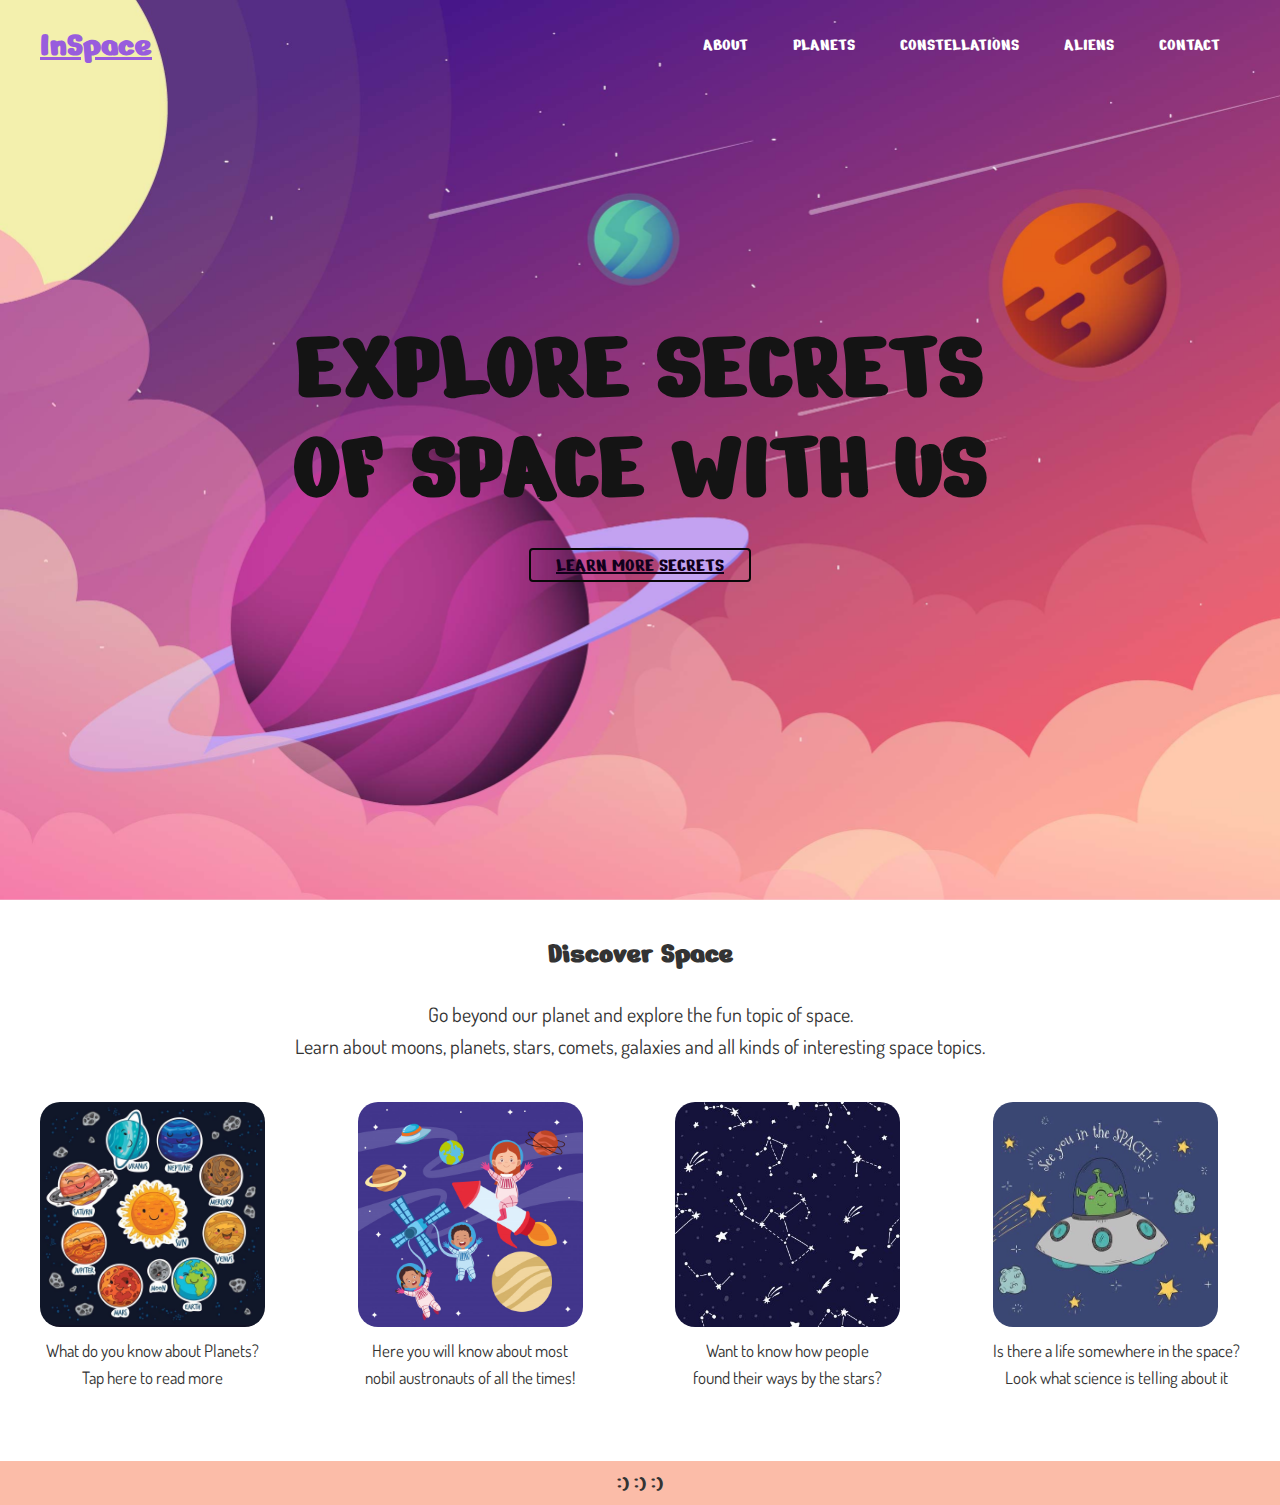
<file: Space/index.html>
<!DOCTYPE html>
<html lang="en">

<head>
    <meta charset="UTF-8">
    <meta name="viewport" content="width=device-width, initial-scale=1.0">
    <link rel="preconnect" href="https://fonts.gstatic.com">
    <link href="https://fonts.googleapis.com/css2?family=Nerko+One&display=swap" rel="stylesheet">
    <link rel="preconnect" href="https://fonts.gstatic.com">
    <link href="https://fonts.googleapis.com/css2?family=Dosis&display=swap" rel="stylesheet">
    <link rel="stylesheet" href="style/style.css">
    <title>Journey to Space</title>
</head>

<body>
    <div class="intro">
        <header class="header">
            <div class="container">
                <div class="header__line">
                    <div class="logo">InSpace</div>
                    <nav class="navig">
                        <a class="navig__link" href="#">About</a>
                        <a class="navig__link" href="planets.html">Planets</a>
                        <a class="navig__link" href="#stars">Constellations</a>
                        <a class="navig__link" href="#alien">Aliens</a>
                        <a class="navig__link" href="#">Contact</a>
                    </nav>
                </div>
            </div>
        </header>
        <div class="container">
            <div class="intro__heading">
                <h1 class="intro__title">Explore secrets of space with us</h1>

                <a class="button" href="#">Learn More Secrets</a>
            </div>
        </div>
    </div>
    <section>
        <div class="container">
            <div class="section__header">
                <h2 class="header1">Discover Space</h2>
                <div class="section__text">
                    <p>Go beyond our planet and explore the fun topic of space. <br>
                        Learn about moons, planets, stars, comets, galaxies and all kinds of interesting space topics. 
                    </p>
                </div>
            </div>
            <div class="section__img">
            <div class="image">
                <a href="planets.html"><img id="planet" src="./images/planets.jpg" width="225" height="225" alt=""></a>
                <div class="caption">What do you know about Planets?<br> Tap here to read more</div>
            </div>
            <div class="image">
               <a href="#"> <img src="./images/astronauts.jpg" width="225" height="225" alt=""></a>
               <div class="caption">Here you will know about most <br>nobil austronauts of all the times!</div>
            </div>
            <div class="image">
                <a href="#"><img id="stars" src="./images/constelate.jpg" width="225" height="225" alt=""></a>
                <div class="caption">Want to know how people <br> found their ways by the stars? </div>
            </div>
            <div class="image">
                <a href=""><img id="alien" src="./images/alien.jpg" width="225" height="225" alt=""></a>
                <div class="caption">Is there a life somewhere in the space? <br> Look what science is telling about it</div>
            </div>
        </div>
    </div>
    </section>
    <footer>:) :) :)</footer>
</body>

</html>
</file>
<file: Space/style/style.css>
body{
    margin: 0;
    font-family: 'Nerko One', cursive;
    font-size: 20px;
    line-height: 1.6;
    color: #333;
}
    *,
    *:before,
    *:after{
    box-sizing: border-box;
}
h1, h2, h3, h4, h5, h6{
    margin: 0;
}
.container{
    width: 100%;
    max-width: 1200px;
    margin: auto;
}
.intro{
    display: flex;
    flex-direction: column;
    justify-content: center;
    width: 100%;
    height: 100vh;
    background: url(../images/back4.jpg)center, no-repeat;
    background-size: cover;
}
.intro__heading{
    width: 100%;
    max-width: 800px;
    margin: auto;
    text-align: center;
    line-height: 1;
}
.intro__title{
    font-size: 100px;
    font-weight: 700;
    text-transform: uppercase;
    color: rgb(20, 20, 20);
}
.header {
    width: 100%;
    padding-top: 17px;
    position: absolute;
    top: 0;
    left: 0;
    right: 0;
    z-index: 1000;
}
.header__line{
    display: flex;
    justify-content: space-between;
    align-items: center;
}
.logo{
    font-size: 35px;
    font-weight: 700;
    color: rgb(152, 92, 221);
    text-decoration: underline;
}
.navig{
    font-size: 18px;
    text-transform: uppercase;
}
.navig__link{
    display: inline-block;
    vertical-align: top;
    margin: 0 20px;
    position: relative;
  color: #fff;
  text-decoration: none; 
}
.navig__link:hover{
    text-decoration: underline;
}
.button{
    display: inline-block;
    font-size: 20px;
    padding: 5px 25px;
    margin-top: 30px;
    border: 2px solid rgb(8, 8, 8);
    border-radius: 4px;
    color: rgb(17, 0, 27);
    transition-duration: 0.4s;
    text-transform: uppercase;
}
.button:hover{
    color: rgb(67, 6, 107);
    background-color: rgb(204, 156, 226);
    border: 2px solid rgb(67, 6, 107);
}
.section{
    padding: 80px 0;
}
.header1{
    text-align: center;
    margin-top: 30px;
}
.section__text{
    font-family: 'Dosis', sans-serif;
    text-align: center;
}
.section__img img{
    border-radius: 20px;
}
.section__img{
    display: flex;
    justify-content: space-between;
    margin-top: 40px;
}
.image:hover{
    color: rgb(216, 42, 19);
}
 footer{
    background: #FBBCA8;
    padding: 6px 15px;
    margin-top: 70px;
 } 
 .caption{
     text-align: center;
     font-family: 'Dosis', sans-serif;
     font-size: 17px;
 }
 footer{
     text-align: center;
 }
</file>
